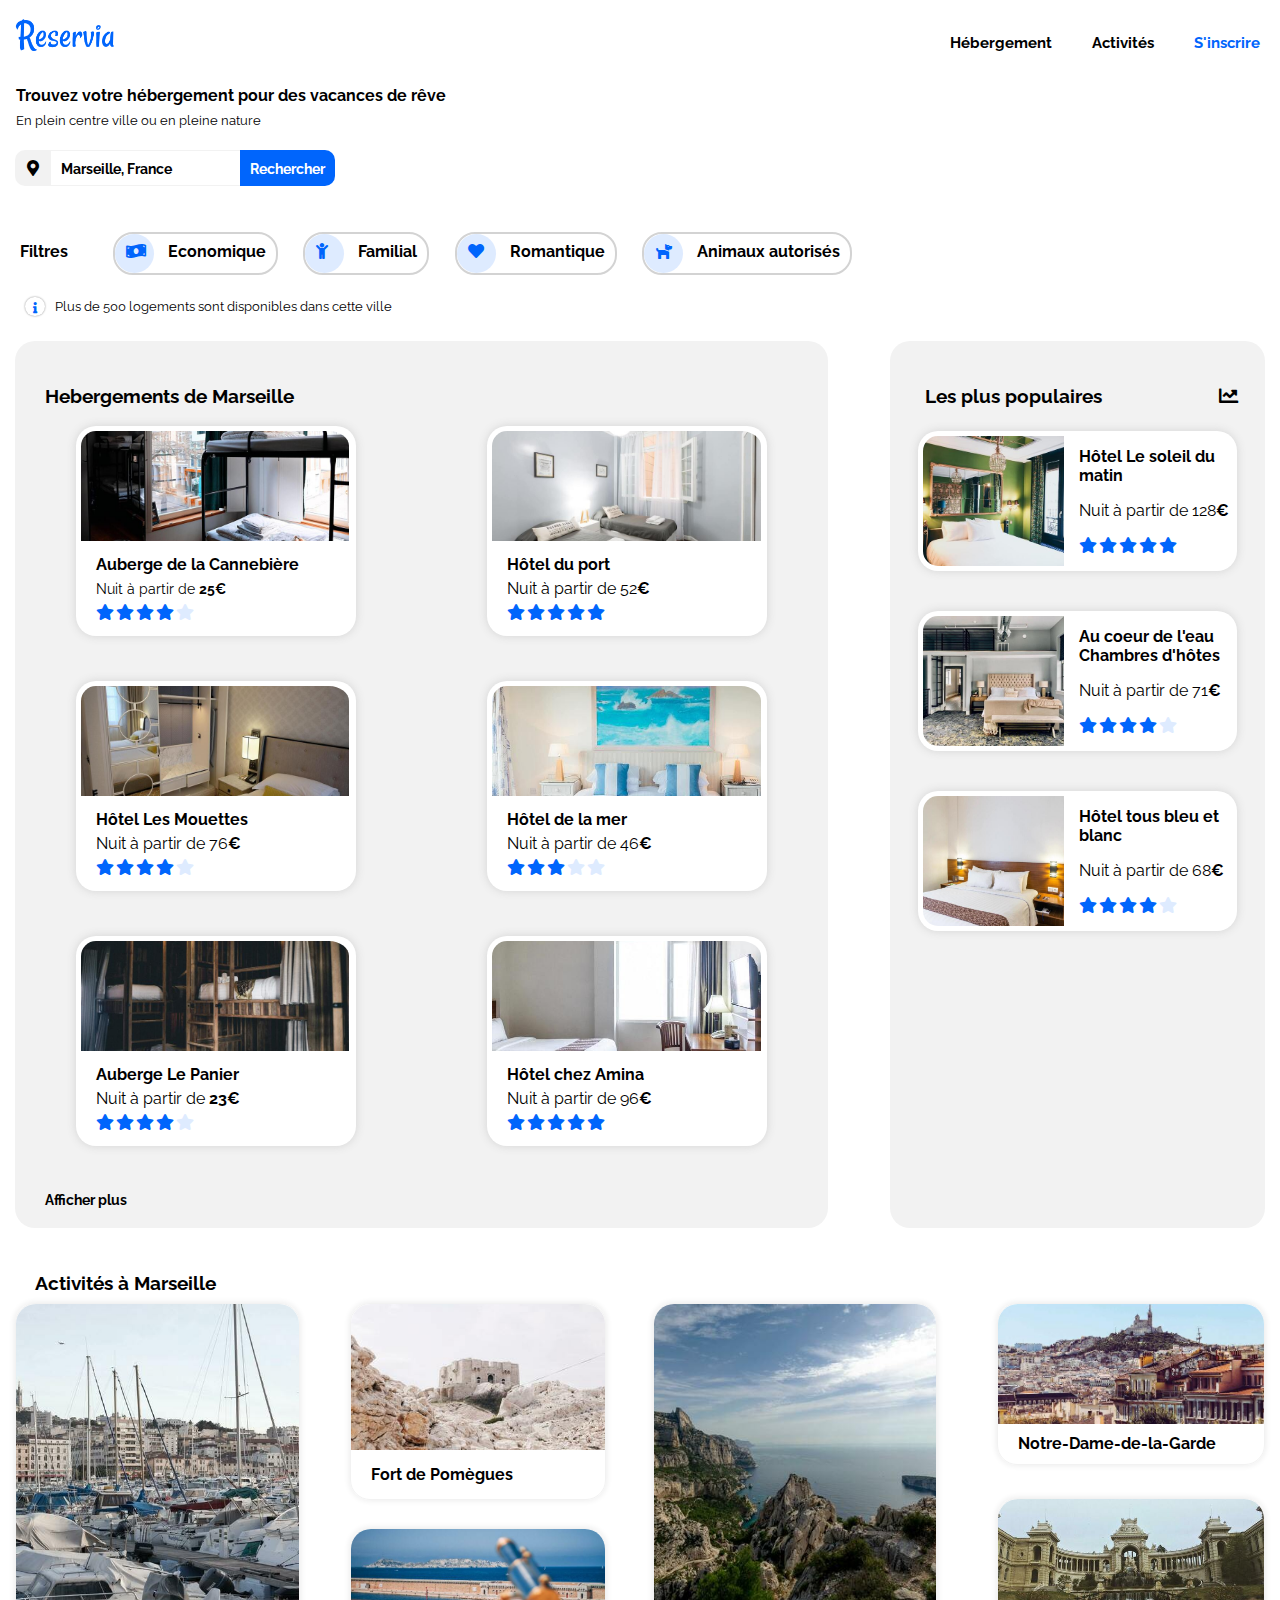
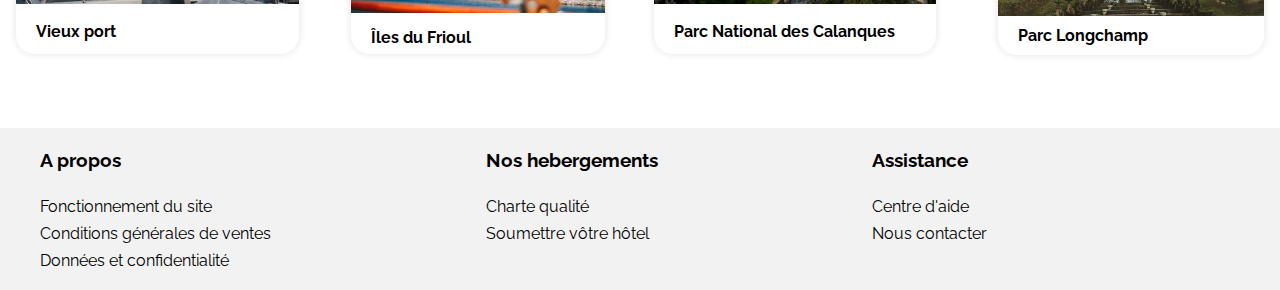
<file: index.html>
<!DOCTYPE html>
<html lang="fr">
    <head> <!--En tête-->
        <meta charset="utf-8">
        <meta name="viewport" content="width=device-width, initial-scale=1">
        <link rel="preconnect" href="https://fonts.gstatic.com">
        <link href="https://fonts.googleapis.com/css2?family=Raleway:wght@400&display=swap" rel="stylesheet">
        <link rel="stylesheet" href="https://cdnjs.cloudflare.com/ajax/libs/font-awesome/5.15.3/css/all.min.css" />
        <link rel="stylesheet" href="CSS/index.css">
        <link rel="stylesheet" href="CSS/styles.css">
        <title>Reservia</title>
    </head>
    <body>
        <header>
            <div class="header"><!--Header-->
                <div class="header__logo">
                    <img src="images/logo/Reservia@3x.png" alt="Reservia"/>
                </div>
            </div>
            <nav>
                <div class="item">
                    <a href="#content-hebergements" id="overline" class="header-nav-link">Hébergement</a>
                </div>
                <div class="item">
                    <a href="#bottombox" class="header-nav-link">Activités</a>
                </div>
                <div class="item2">
                    <a href="#" id="blue-bold" class="header-nav-link">S'inscrire</a>
                </div>
            </nav>
        </header>
        <main>
            <section-search><!--Section Recherche-->
                <div class=search>
                    <div class="title">
                        <h3>Trouvez votre hébergement pour des vacances de rêve</h3>
                    </div>
                    <div class="subtitle">
                        <p>En plein centre ville ou en pleine nature</p>
                    </div>
                    <div class="Section-search">
                        <div id="map">
                            <i class="fas fa-map-marker-alt"></i>
                        </div>
                        <div class="Section-search-bar">
                            <div>
                                <form method="post" action="#" id="search-location">
                                    <input type="text" name="search-bar" placeholder="Marseille, France" id="search-bar">
                                    <input type="submit" id="bouton" value="Rechercher">
                                    <i class="fas fa-search"></i>
                                </form>
                            </div>
                        </div>
                    </div>
                    <div id="Filters"><!--Filtres-->
                        <ul>
                            <li class="text">Filtres</li>
                            <li class="fil">
                                <i class="fas fa-money-bill-wave"></i>
                                <span class="fil-text">Economique</span>
                            </li>
                            <li class="fil">
                                <i class="fas fa-child"></i>
                                <span class="fil-text">Familial</span>
                            </li>
                            <li class="fil">
                                <i class="fas fa-heart"></i>
                                <span class="fil-text">Romantique</span>
                            </li>
                            <li class="fil">
                                <i class="fas fa-dog"></i>
                                <span class="fil-text">Animaux autorisés</span>
                            </li>
                        </ul>
                    </div>
                </div>
                <div id="info">
                    <div>
                        <i class="fas fa-info"></i>
                    </div>
                    <div id="info-text">Plus de 500 logements sont disponibles dans cette ville</div>
                </div>
            </section-search>
            <section-hebergements><!--Section Hebergements-->
                <div id= content-hebergements>
                    <div id="content-hebergements-de-marseille">
                        <div class="Title"><p>Hebergements de Marseille</p>
                            <br>
                        </div>
                        <div class="Section-Hebergements-de-Marseille">
                            <div class="card">
                                <a href="#">    
                                    <img src="images/hebergements/4_small/marcus-loke-WQJvWU_HZFo-unsplash.jpg"
                                        alt="Auberge Le Cannebière" class="icard">
                                </a>
                                <a href="#" class="tcard">    
                                    <span class="bold">Auberge de la Cannebière</span>
                                    <br>
                                    <span class="night">Nuit à partir de
                                    <span class="bold-price">25€</span>
                                    </span>
                                <div class="left-stars">
                                    <span class="blue-star"><i class="fas fa-star"></i></span>
                                    <span class="blue-star"><i class="fas fa-star"></i></span>
                                    <span class="blue-star"><i class="fas fa-star"></i></span>
                                    <span class="blue-star"><i class="fas fa-star"></i></span>
                                    <span class="grey-star"><i class="fas fa-star"></i></span>
                                </div>
                                </a>
                            </div>
                            <div class="card">
                                <a href="#">        
                                    <img src="images/hebergements/4_small/fred-kleber-gTbaxaVLvsg-unsplash.jpg" alt="Hôtel du port"
                                    class="icard">
                                </a>
                                <a href="#" class="tcard">
                                    <span class="bold">Hôtel du port</span>
                                    <br>
                                    Nuit à partir de 52<span class="bold-price">€</span>
                                <div class="left-stars">
                                    <span class="blue-star"><i class="fas fa-star"></i></span>
                                    <span class="blue-star"><i class="fas fa-star"></i></span>
                                    <span class="blue-star"><i class="fas fa-star"></i></span>
                                    <span class="blue-star"><i class="fas fa-star"></i></span>
                                    <span class="blue-star"><i class="fas fa-star"></i></span>
                                </div>
                                </a>
                            </div>
                            <div class="card">
                                <a href="#">
                                    <img src="images/hebergements/4_small/reisetopia-B8WIgxA_PFU-unsplash.jpg" alt="Hôtel Les Mouettes"
                                    class="icard">
                                </a>
                                <a href="#" class="tcard">
                                    <span class="bold">Hôtel Les Mouettes</span>
                                    <br>
                                    Nuit à partir de 76<span class="bold-price">€</span>
                                <div class="left-stars">
                                    <span class="blue-star"><i class="fas fa-star"></i></span>
                                    <span class="blue-star"><i class="fas fa-star"></i></span>
                                    <span class="blue-star"><i class="fas fa-star"></i></span>
                                    <span class="blue-star"><i class="fas fa-star"></i></span>
                                    <span class="grey-star"><i class="fas fa-star"></i></span>
                                </div>
                                </a>
                            </div>
                            <div class="card">
                                <a href="#">
                                    <img src="images/hebergements/4_small/annie-spratt-Eg1qcIitAuA-unsplash.jpg" alt="Hôtel de la mer"
                                    class="icard">
                                </a>
                                <a href="#" class="tcard">
                                    <span class="bold">Hôtel de la mer</span>
                                    <br>
                                    Nuit à partir de 46<span class="bold-price">€</span>   
                                <div class="left-stars">
                                    <span class="blue-star"><i class="fas fa-star"></i></span>
                                    <span class="blue-star"><i class="fas fa-star"></i></span>
                                    <span class="blue-star"><i class="fas fa-star"></i></span>
                                    <span class="grey-star"><i class="fas fa-star"></i></span>
                                    <span class="grey-star"><i class="fas fa-star"></i></span>
                                </div>
                                </a> 
                            </div>
                            <div class="card">
                                <a href="#">    
                                    <img src="images/hebergements/4_small/nicate-lee-kT-ZyaiwBe0-unsplash.jpg" alt="Auberge Le Panier"
                                    class="icard">
                                </a>
                                <a href="#" class="tcard">
                                    <span class="bold">Auberge Le Panier</span>
                                    <br>
                                    Nuit à partir de
                                    <span class="bold-price">23€</span>
                                <div class="left-stars">
                                    <span class="blue-star"><i class="fas fa-star"></i></span>
                                    <span class="blue-star"><i class="fas fa-star"></i></span>
                                    <span class="blue-star"><i class="fas fa-star"></i></span>
                                    <span class="blue-star"><i class="fas fa-star"></i></span>
                                    <span class="grey-star"><i class="fas fa-star"></i></span>
                                </div>
                                </a>
                            </div>
                            <div class="card">
                                <a href="#">
                                    <img src="images/hebergements/4_small/febrian-zakaria-M6S1WvfW68A-unsplash.jpg"
                                    alt="Hôtel chez Amina" class="icard">
                                </a>
                                <a href="#" class="tcard">
                                    <span class="bold">Hôtel chez Amina</span>
                                    <br>
                                    Nuit à partir de 96<span class="bold-price">€</span>    
                                <div class="left-stars">
                                    <span class="blue-star"><i class="fas fa-star"></i></span>
                                    <span class="blue-star"><i class="fas fa-star"></i></span>
                                    <span class="blue-star"><i class="fas fa-star"></i></span>
                                    <span class="blue-star"><i class="fas fa-star"></i></span>
                                    <span class="blue-star"><i class="fas fa-star"></i></span>
                                </div>
                                </a>
                            </div>
                            <span class="bold-plus">
                                    <a href="#">Afficher plus</a>
                            </span>
                        </div>
                    </div>
                    <aside>
                        <div class="Title2">
                            <p>Les plus populaires</p>
                            <i class="fas fa-chart-line"></i>
                        </div>
                        <div class="Section-Les-plus-populaires">
                            <div class="card-pop">
                                <a href="#" class="icard2a">
                                    <img src="images/hebergements/4_small/emile-guillemot-Bj_rcSC5XfE-unsplash.jpg" 
                                        alt="Hôtel Le soleil du matin" class="icard2">
                                </a>
                                <a href="#" class="tcard2">
                                    <span class="bold">Hôtel Le soleil du<br>matin</span>
                                    <span>Nuit à partir de 128<span class="bold-price">€</span></span>                   
                                <div class="right-stars">  
                                    <span class="blue-star"><i class="fas fa-star"></i></span>
                                    <span class="blue-star"><i class="fas fa-star"></i></span>
                                    <span class="blue-star"><i class="fas fa-star"></i></span>
                                    <span class="blue-star"><i class="fas fa-star"></i></span>                        
                                    <span class="blue-star"><i class="fas fa-star"></i></span>
                                </div>
                                </a>
                            </div>
                            <div class="card-pop">
                                <a href="#" class="icard2a">
                                    <img src="images/hebergements/4_small/aw-creative-VGs8z60yT2c-unsplash.jpg" alt="Au coeur de l'eau" class="icard2">
                                </a>
                                <a href="#" class="tcard2">
                                    <span class="bold">Au coeur de l'eau<br>Chambres d'hôtes</span>
                                    <span>Nuit à partir de 71<span class="bold-price">€</span></span>
                                    <div class="right-stars">
                                        <span class="blue-star"><i class="fas fa-star"></i></span>
                                        <span class="blue-star"><i class="fas fa-star"></i></span>
                                        <span class="blue-star"><i class="fas fa-star"></i></span>
                                        <span class="blue-star"><i class="fas fa-star"></i></span>
                                        <span class="grey-star"><i class="fas fa-star"></i></span>
                                    </div>
                                </a>
                            </div>
                            <div class="card-pop">
                                <a href="#" class="icard2a">    
                                    <img src="images/hebergements/4_small/febrian-zakaria-sjvU0THccQA-unsplash.jpg"
                                        alt="Hôtel tous bleu et blanc" class="icard2">
                                </a>         
                                <a href="#" class="tcard2">
                                    <span class="bold">Hôtel tous bleu et <br>blanc</span>
                                    <span>Nuit à partir de 68<span class="bold-price">€</span></span>
                                    <div class="right-stars">
                                        <span class="blue-star"><i class="fas fa-star"></i></span>
                                        <span class="blue-star"><i class="fas fa-star"></i></span>
                                        <span class="blue-star"><i class="fas fa-star"></i></span>
                                        <span class="blue-star"><i class="fas fa-star"></i></span>
                                        <span class="grey-star"><i class="fas fa-star"></i></span>
                                    </div>
                                </a>
                            </div>
                        </div>
                    </aside>
                </div>
            </section-hebergements>
            <section-activités><!--Section Activités-->
                <div id="bottombox">
                    <div class="Title1"><p>Activités à Marseille</p>
                        <br>
                    </div>
                    <div class="Section-Activités-à-Marseille">
                        <div class="card1">
                        <a href="#" class="card1a">
                            <img src="images/activites/4_small/reno-laithienne-QUgJhdY5Fyk-unsplash.jpg" alt="Le Vieux Port">
                        </a>
                        <a href="#" class="tcard1a">
                            <div class="bold tcard1">Vieux port</div>
                        </a>    
                        </div>
                        <div class="column">
                        <div class="card2">
                        <a href="#" class="card2a">
                            <img src="images/activites/4_small/paul-hermann-QFTrLdQIRhI-unsplash.jpg" alt="Fort de Pomègues">
                        </a>
                        <a href="#" class="tcard1a">
                            <div class="bold tcard1">Fort de Pomègues</div>
                        </a>
                        </div>
                        <div class="card3">
                            <a href="#" class="card3a">
                            <img src="images/activites/4_small/kevin-hikari-rV_Qd1l-VXg-unsplash.jpg" alt="Îles du Frioul">
                            </a>
                            <a href="#" class="tcard1a">
                            <div class="bold tcard1">Îles du Frioul</div>
                            </a>    
                        </div>
                        </div>
                        <div class="card1">
                            <a href="#" class="card1a">
                            <img src="images/activites/4_small/kilyan-sockalingum-NR8-cBCN3aI-unsplash.jpg"
                                alt="Parc National des Calanques">
                            </a>
                            <a href="#" class="tcard1a">
                            <div class="bold tcard1">Parc National des Calanques</div>
                            </a>
                        </div>
                        <div class="column">
                        <div class="card4">
                            <a href="#" class="card4a">
                            <img src="images/activites/4_small/florian-wehde-xW9e8gdotxI-unsplash.jpg" alt="Notre-Dame-de-la-Garde">
                            </a>
                            <a href="#" class="tcard1a">
                            <div class="bold tcard1">Notre-Dame-de-la-Garde</div>
                            </a>
                        </div>
                        <div class="card5">
                            <a href="#" class="card5a">
                            <img src="images/activites/4_small/lena-paulin-wH2-EJoDcV0-unsplash.jpg" alt="Parc Longchamp">
                            </a>
                            <a href="#" class="tcard1a">
                            <div class="bold tcard1">Parc Longchamp</div>
                            </a>
                        </div>
                        </div>
                    </div>
                </div>
            </section-activités>
        </main>
        <footer><!--Footer-->
            <div class="footer_row">
                <div class="Footer-A-Propos">
                    <h3>A propos</h3>
                    <div class="btn">
                        <ul>
                            <li><a href="" class="Footer-A-Propos">Fonctionnement du site</a></li>
                            <li><a href="" class="Footer-A-Propos">Conditions générales de ventes</a></li>
                            <li><a href="" class="Footer-A-Propos">Données et confidentialité</a></li>
                        </ul>
                    </div>
                </div>
                <div class="Footer-Nos-Hebgements">
                    <h3>Nos hebergements</h3>
                    <div class="btn">
                        <ul>
                            <li><a href="" class="Footer-Nos-Hergements">Charte qualité</a></li>
                            <li><a href="" class="Footer-Nos-Hebergement">Soumettre vôtre hôtel</a></li>
                        </ul>
                    </div>
                </div>
                <div class="Footer-Assistance">
                    <h3>Assistance</h3>
                    <div class="btn">
                        <ul>
                            <li><a href="" class="link_footer">Centre d'aide</a></li>
                            <li><a href="" class="Footer-Assistance">Nous contacter</a></li>
                        </ul>
                    </div>
                </div>
            </div>
        </footer>
    </body>
</html>
</file>
<file: CSS/index.css>
body, html {
    font-family: "Raleway";
    margin: 0;
}
</file>
<file: CSS/styles.css>
/*Header+nav*/
header{
    display: flex;
    justify-content: space-between;
    height: 70px;
}


.header__logo{
    margin-left: 15px;
}

.header__logo img{
    height: 50px;
    width: 100px;
    padding-top: 10px;
}

 
nav{
    display: flex;
    
}

nav .item {
    padding-top: 30px;
    padding-right: 20px;
    font-size: 1.2em;
}

nav .item a{
    padding-left: 20px;
}
nav .item:hover {
    border-top: 1px solid blue;
}

nav .item2 {
    padding-top: 30px;
    padding-right: 20px;
    font-size: 1.2em;
}

nav .item2 a{
    padding-left: 20px;
}
nav .item:hover a{
    color:#0065fc;
}

#blue-bold.header-nav-link:hover{
    color:black;
    border-top: none;
}

.header-nav-link{
    text-decoration: none;
    font-weight: bold;
    font-size: 0.8em;
    color: black;
}


#blue-bold{
    color: #0065fc;

}

/*Search*/
.title{
    height: 30px;
}

.subtitle{
    height:30px;
    margin-bottom: 20px;
}

.search {
    display: flex;
    justify-content:left;
    flex-direction: column;
}

.search h3{
    font-weight: bold;
    font-size: 1em;
    margin-left: 16px;
}

.search p{
    font-size: 0.8em;
    margin-left: 16px;
}

#search-location{
    display: flex;
}

#map{
    height: 36px;
    width: 36px;
    border-radius: 10px 0 0 10px;
    background-color:#F2F2F2;
}

.fas.fa-map-marker-alt{
    height:15px;
    width: 15px;
    margin-left: 12px;
    margin-top: 10px;
    color: black;
}

.Section-search{
    display: flex;
    justify-content: flex-start;
    margin-left: 15px;
    width: 50%;
    align-items: center;
}

#search-bar{
    font-weight: bolder;
    font-size: 0.9em;
    font-family: "Raleway";
    padding-left: 10px;
    border-left: none;
    border-right:none;
    border-top: 1px solid #F2F2F2;
    border-bottom: 1px solid #F2F2F2;
    
}


input#search-bar::placeholder{
    color:black;
}

#bouton{
    height: 36px;
    background-color: #0065fc;
    font-weight: bolder;
    color: white;
    border-radius: 0 10px 10px 0 ;
    border: none;
    font-size: 0.9em;
    padding-left: 10px;
    padding-right: 10px;
    font-family: "Raleway";
}

.fa-search{
    display: none;
}

/*Filtres*/
#Filters{
    margin-left: 20px;
    margin-top: 30px;

}

#Filters li.text{
    padding-top: 10px;
    margin-right: 20px;
}

#Filters ul{
    display:flex;   
    list-style-type: none;
    font-weight: bolder;
    width: 100%;
    gap: 2%;
    
}

li.fil{
    border: 2px solid lightgrey;
    border-radius: 20px;
}

.fil-text{
    padding-left: 10px;
    padding-right: 10px;
}

li.fil:hover{
    background-color: #0065fc;
    color: white;
    cursor: pointer;
}


#Filters i {
    height: 30px;
    width: 30px;
    border: 1px;
    border-radius: 50px;
    background-color: #DEEBFF;
    color:#0065fc;
    padding-left: 9px;
    padding-top: 9px;
}

#Filters i::before{
    padding-left: 2px;
}
/*Info*/
#info{
    padding-top: 10px;
    padding-bottom: 20px;
    display: flex;
    flex-direction: row;
    width: 60%;
    height: 10px;
    justify-content: flex-start;
    align-items: center;
    margin-left: 25px;
    margin-bottom: 10px;
}

#info-text {
    margin-left: 10px;
    font-size: 0.8em;
}

.fa-info {
    display: inline-block;
    border-radius: 60px;
    box-shadow: 0px 0px 2px #888;
    padding: 0.1em 0.5em;
    color:#0065fc;
    vertical-align: middle;
}

.fa-info::before{
    font-size: 0.7em;
    vertical-align: middle;
}

/*Section-Hebergements*/
.Section-Hebergements-de-Marseille{
    display: flex;
    flex-direction: row;
    justify-content: space-around;
    flex-wrap: wrap;
    row-gap: 45px;
    column-gap: 10px;
}

img.icard{
    height: 110px;
    width: 96%;
    border: 1px none;
    border-radius: 20px 20px 0 0;
    align-content: center;
    padding-top: 5px;
    padding-left: 5px;
    object-fit: cover;
}


#content-hebergements{
    display: flex;
    justify-content: space-between;
    flex-wrap: wrap;
    margin-left: 15px;
    margin-right: 15px;
}

#content-hebergements-de-marseille{
    display: flex;
    background: #F2F2F2;
    border: 1px;
    border-radius: 20px;
    width: 65%;
    flex-wrap: wrap;
    min-width: 320px;
}

.Title{
    display:flex;
    width: 100%;
    height: 50px;
    font-weight: bolder;
    justify-content: space-between;
    padding-left: 30px;
    padding-top: 25px;
    padding-bottom: 10px;
}

.Title img{
    height: 20px;
    width: 20px;
    padding-top: 20px;
    padding-right: 20px;
}

.Title p{
    font-size: 1.2em;
}
.Section-Hebergements-de-Marseille .card{
    display:flex;
    flex-direction: column;
    background-color: white;
    border: 1px;
    border-radius: 20px;
    flex-wrap: wrap;
    width: 280px;
    height: 200px;
    cursor: pointer;
    padding-bottom: 10px;
    box-shadow:0px 0px 10px lightgrey;
    gap:5px;
    line-height: 1.5em;
}

.card a:hover{
    color: #0065fc;
}

.Section-Hebergements-de-Marseille .tcard{
    text-decoration: none;
    color: black;
    padding-left: 20px;
}

.night{
    font-size: 0.9em;
}
.bold{
    font-weight: bold;
}

.bold-price{
    font-weight: bold;
}

.bold-plus{
    width: 100%;
    padding-bottom: 20px;
    font-size: 0.9em;
}

.bold-plus a{
    color: black;
    font-weight: bold;
    text-decoration: none;
    padding-left: 30px;
}

/*Populaires*/
aside{
    display: flex;
    flex-direction: column;
    flex-wrap: wrap;
    background-color:#F2F2F2;
    border: 1px;
    border-radius: 20px;
    width: 30%;
    padding-bottom: 20px;
    min-width: 320px;
}

.Section-Les-plus-populaires{
    display: flex;
    flex-direction: column;
    margin-top: 15px;
    justify-content: space-between;
    width: 100%;
    align-items: center;
}

.Title2{
    width: 89%;
    display:flex;
    height: 50px;
    font-weight: bolder;
    justify-content: space-between;
    padding-top: 25px;
    padding-left: 35px;
    font-size: 1.2em;
}

i.fas.fa-chart-line{
    padding-top: 20px;
    width:40px;
}


.card-pop{
    display: flex;
    flex-direction: row;
    background-color: white;
    border: 1px;
    border-radius: 20px;
    margin-bottom: 40px;
    box-shadow: 0px 0px 10px lightgrey;
    height: 140px;
    width: 85%;
    min-width: 85%;
}

.card-pop a:hover{
    color: #0065fc;
}

.tcard2{
    display: flex;
    flex-direction: column;
    flex-wrap: wrap;
    padding-left: 20px;
    text-decoration: none;
    color: black;
    justify-content: space-evenly;
}


.icard2{
    border: 1px none;
    border-radius: 20px 0px 0px 20px;
    padding-top: 5px;
    padding-left: 5px;
    padding-bottom: 5px;
    height: 93%;
    width: 141px;
    object-fit: cover;
}

.icard2a{
    width: 141px;
}


.left-stars{
    display: flex;
    flex-direction: row;
    justify-content: start;
    gap: 2px;
}

.right-stars{
    display: flex;
    gap:2px;
}



.blue-star{
    color:#0065fc;
    display: inline-block;
}

.grey-star{
    color: #DEEBFF;
}

/*Activités*/
#bottombox{
    border: 1px;
    border-radius: 10px;
    margin-left: 15px;
    height: 500px;
    padding-right: 10px;
}

.Title1{
    display:flex;
    height: 50px;
    font-weight: bolder;
    padding-top: 25px;
    padding-left: 20px;
    font-size: 1.2em;
}

.Section-Activités-à-Marseille{
    display: flex;
    flex-direction: row;
    justify-content: space-between;
    gap: 20px;
    height: 355px;
}

.Section-Activités-à-Marseille a:hover{
    color: #0065fc;
}

.column{
    display: flex;
    flex-direction: column;
    gap: 18px;
    width: 25%;
    padding-left: 30px;
}

.tcard1{
    font-weight: bold;
    padding-left: 20px;
}

.tcard1a{
    text-decoration: none;
    color: black;
}

.card1{
    display: flex;
    flex-wrap: wrap;
    border: 1px solid #F2F2F2;
    box-shadow: 0 0 5px 2px #F2F2F2;
    width: 25%;
    height: 350px;
    border-radius: 20px;
    cursor: pointer;
}

.card1 img{
    height: 300px;
    width: 100%;
    object-fit: cover;  
    border-radius: 20px 20px 0px 0px;
}

.card2{
    display: flex;
    flex-wrap: wrap;
    border: 1px solid #F2F2F2;
    box-shadow: 0 0 5px 2px #F2F2F2;
    width: 90%;
    height: 55%;
    border-radius: 20px;
    margin-bottom: 10px;
    cursor: pointer;
}

.card2 img{
    height: 100%;
    width: 100%;
    object-fit: cover;
    border-radius: 20px 20px 0px 0px;
}

.card2a{
    height:75%;
    width: 100%;
}

.card3{
    display: flex;
    flex-wrap: wrap;
    border: 1px solid #F2F2F2;
    box-shadow: 0 0 5px 2px #F2F2F2;
    width: 90%;
    height: 35%;
    border-radius: 20px;
    cursor: pointer;
}

.card3 img{
    height: 90%;
    width: 100%;
    object-fit: cover;
    border-radius: 20px 20px 0px 0px;
}

.card3a{
    height: 75%;
    width: 100%;
}

.card4{
    display: flex;
    flex-wrap: wrap;
    border: 1px solid #F2F2F2;
    box-shadow: 0 0 5px 2px #F2F2F2;
    width: 94%;
    height: 45%;
    border-radius: 20px;
    margin-left: 10px;
    cursor: pointer;
    margin-bottom: 15px;
}

.card4 img{
    height: 100%;
    width: 100%;
    object-fit: cover;
    border-radius: 20px 20px 0px 0px;

}

.card4a{
    height: 75%;
    width: 100%;
}

.card5{
    display: flex;
    flex-wrap: wrap;
    border: 1px solid #F2F2F2;
    box-shadow: 0 0 5px 2px #F2F2F2;
    width: 94%;
    height: 44%;
    border-radius: 20px;
    margin-left: 10px;
    cursor: pointer;
}

.card5 img{
    height: 100%;
    width: 100%;
    object-fit: cover;
    border-radius: 20px 20px 0px 0px;

}

.card5a{
    height: 75%;
    width: 100%;
}
/*Footer*/
.link_footer{
    text-decoration: none;
    list-style-type: none;
}

.footer.btn a {
    text-decoration: none;
    list-style-type: none;
    justify-content: space-between;
}

footer {
    min-height: 150px;
    width: 100%;
    background-color: #F2F2F2;
    
}

.footer_row {
    display: flex;
    flex-wrap: wrap;
    justify-content: space-between;
    line-height: 1.7em;
    margin-left: 40px;
    width: 74%;
}

ul {
    padding-left: 0;
    text-decoration: none;
    list-style-type: none;
}

li {
    text-decoration: none;
}

footer a{
    text-decoration: none;
    color: black;
}

footer a:hover{
    color: #0065fc;
}


@media screen and (min-width: 700px) and (max-width:1200px) {
    #Filters{
        margin-top: 10px;
        margin-left: 30px;
    }

    #Filters li.text{
        padding-top: 0%;
        margin-bottom: 10px;
    }

    #Filters ul{
        flex-direction: row;
        flex-wrap: wrap;
        row-gap: 5px;
    }

    #content-hebergements{
        flex-wrap: unset;
        gap: 20px;
    }

    #bottombox{
        font-size: 0.8em;
        padding-right: 0;
    }

    .tcard2{
        font-size: 0.8em;
    }

    .tcard{
        font-size: 0.8em;
    }

    .Section-Activités-à-Marseille{
        margin-left: 0;
        width: auto;
    }

    .column{
        margin-right: 15px;
    }
}

@media screen and (max-width:700px){
    header{
        height: 120px;
        width: 100%;
    }
    

    .header__logo{
        width: 30%;
        position: absolute;
    }

    nav{
        display: grid;
        grid-template-columns: repeat(2, 1fr);
        width: 100%;
        height: 120px;
        border-bottom: 1px solid #F2F2F2;
    }
   
    nav .item{
        grid-row: 2;
        font-weight: normal;
        text-align: center;
        padding-right: 30px;
        font-weight: normal;
    }

    .header-nav-link{
        font-size: 0.9em;
        font-weight: normal;
    }

    #overline.header-nav-link{
        padding-left: 50px;
    }

    #blue-bold.header-nav-link{
        font-weight: bold;
    }

    nav .item:hover{
        border-top: none;
        border-bottom: 1px solid #0065fc;
    }

    .item2 {
        text-align: end;
        grid-row: 1;
        grid-column: 2;
        border-bottom: none;
        padding-left: 0;
        padding-right: 0;
        font-weight: bold;
    }

    .title{
        margin-bottom: 20px;
        
    }

    .search h3{
        padding-right: 62px;
        font-size: 1.3em;
    }

    .search p{
        font-size: 0.7em;
    }
    
    .subtitle{
        margin-top: 15px;
        font-size: 1.3em;
        margin-bottom: 30px;
    }

    #map{
        height: 45px;
        width: 45px;
    }

    .fas.fa-map-marker-alt {
        margin-left: 16px;
        margin-top: 16px;
    }

    .Section-search{
        width: 85%;
    }

    #search-location {
        height: 45px;
    }

    input#bouton{
        display: none;
    }

    .fa-search{
        display: block;
        background-color: #0065fc;
        color: #F2F2F2;
        cursor: pointer;
        height: 45px;
        width: 50px;
        border-radius: 0 10px 10px 0;
    }

    .fa-search::before{
        font-size: 20px;
        padding-top: 10px;
        padding-left: 15px;
        position: absolute;
    }

    #Filters{
        margin-top: 10px;
        margin-left: 30px;
    }

    #Filters li.text{
        padding-top: 0%;
        margin-bottom: 10px;
    }

    #Filters ul{
        flex-direction: column;
        flex-wrap: wrap;
        row-gap: 5px;
        width: 55%;
    }

    #info{
        width: 85%;
        font-size: 1.3em;
        margin-top: 30px;
        margin-bottom: 30px;
        margin-left: 10px;
    }

    .fa-info{
        margin-bottom: 20px;
    }

    #content-hebergements{
        margin:0;
        flex-direction: column-reverse;
    }
    
    #content-hebergements-de-marseille{
        width: 100%;
        margin-left: 0%;
        background-color: white;
    }

    .Title{
        justify-content: flex-start;
        height: 100%;
        width: 100%;
        padding-left: 20px;
    }

    .Title2{
        padding-left: 20px;
    }

    .Section-Hebergements-de-Marseille{
        row-gap: 20px;
        align-items: center;
    }

    .Section-Hebergements-de-Marseille .card{
        width: 100%;
        margin-left: 20px;
        margin-right: 20px;
        flex-direction: column;
    }

    img.icard {
        width: 97.5%;
    }

    .left-stars{
        padding-left: 0;
    }
    
    .card-pop{
        width: 90%;
    }

    aside{
        border-radius: 0;
    }
    
    .bold-plus{
        padding-bottom: 0%;
    }

    .bold-plus a{
        padding-left: 20px;
    }

    .Section-Activités-à-Marseille{
        flex-direction: column;
        height: auto;
        width: auto;
        margin-left: 0%;
        padding-left: 10px;
        align-items: center;
    }

    #bottombox{
        height: auto;
        margin:20px;
        width: auto;
        margin-top: 0%;
    }

    aside{
        width: 100%;
        margin-right: 0%;
        margin-bottom: 20px;
    }


    .Title1{
        padding-top: 0%;
        margin-bottom: 20px;
        padding-left: 10px;
    }

    .card1{
        width:100%;
        height: 75%;
        flex-direction: column;
    }

    .card1 img{
        height: 130px;
    }

    .tcard1{
        padding-top: 10px;
        padding-bottom: 10px;
    }


    .column{
        width: 100%;
        padding-left: 0%;
        
    }

    .card2{
        width: 100%;
        height: 75%;
        
    }

    .card2 img{
        height: 130px;
    }

    .card3{
        width: 100%;
        
    }

    .card3 img{
        height: 130px;
    }

    .card4{
        width: 100%;
        margin-left:0%;
        
    }

    .card4 img{
        height: 130px;
    }

    .card5{
        width:100%;
        margin-left: 0%;
        
    }

    .card5 img{
        height: 130px;
    }

    .footer{
        width: 100%;
    }
    
    .footer_row{
        flex-direction: column;
        width: auto;
    }
}
</file>
